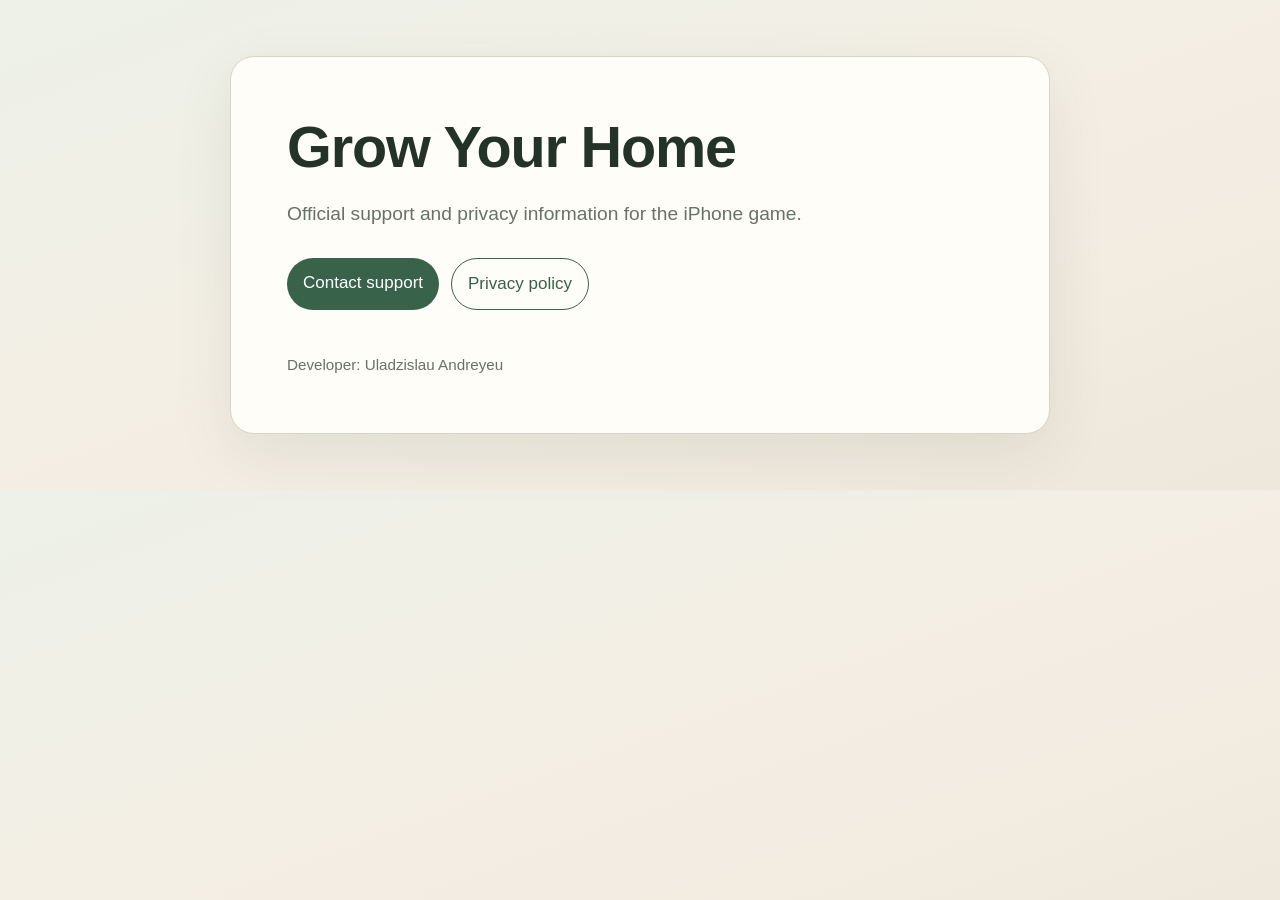
<file: index.html>
<!doctype html>
<html lang="en">
<head>
  <meta charset="utf-8">
  <meta name="viewport" content="width=device-width, initial-scale=1">
  <meta name="description" content="Official support and privacy information for Grow Your Home.">
  <title>Grow Your Home — Support</title>
  <link rel="stylesheet" href="/styles.css">
</head>
<body>
  <main>
    <h1>Grow Your Home</h1>
    <p class="lead">Official support and privacy information for the iPhone game.</p>
    <div class="actions">
      <a class="button" href="mailto:support@playgrowyourhome.com">Contact support</a>
      <a class="button secondary" href="/privacy/">Privacy policy</a>
    </div>
    <footer>Developer: Uladzislau Andreyeu</footer>
  </main>
</body>
</html>
</file>
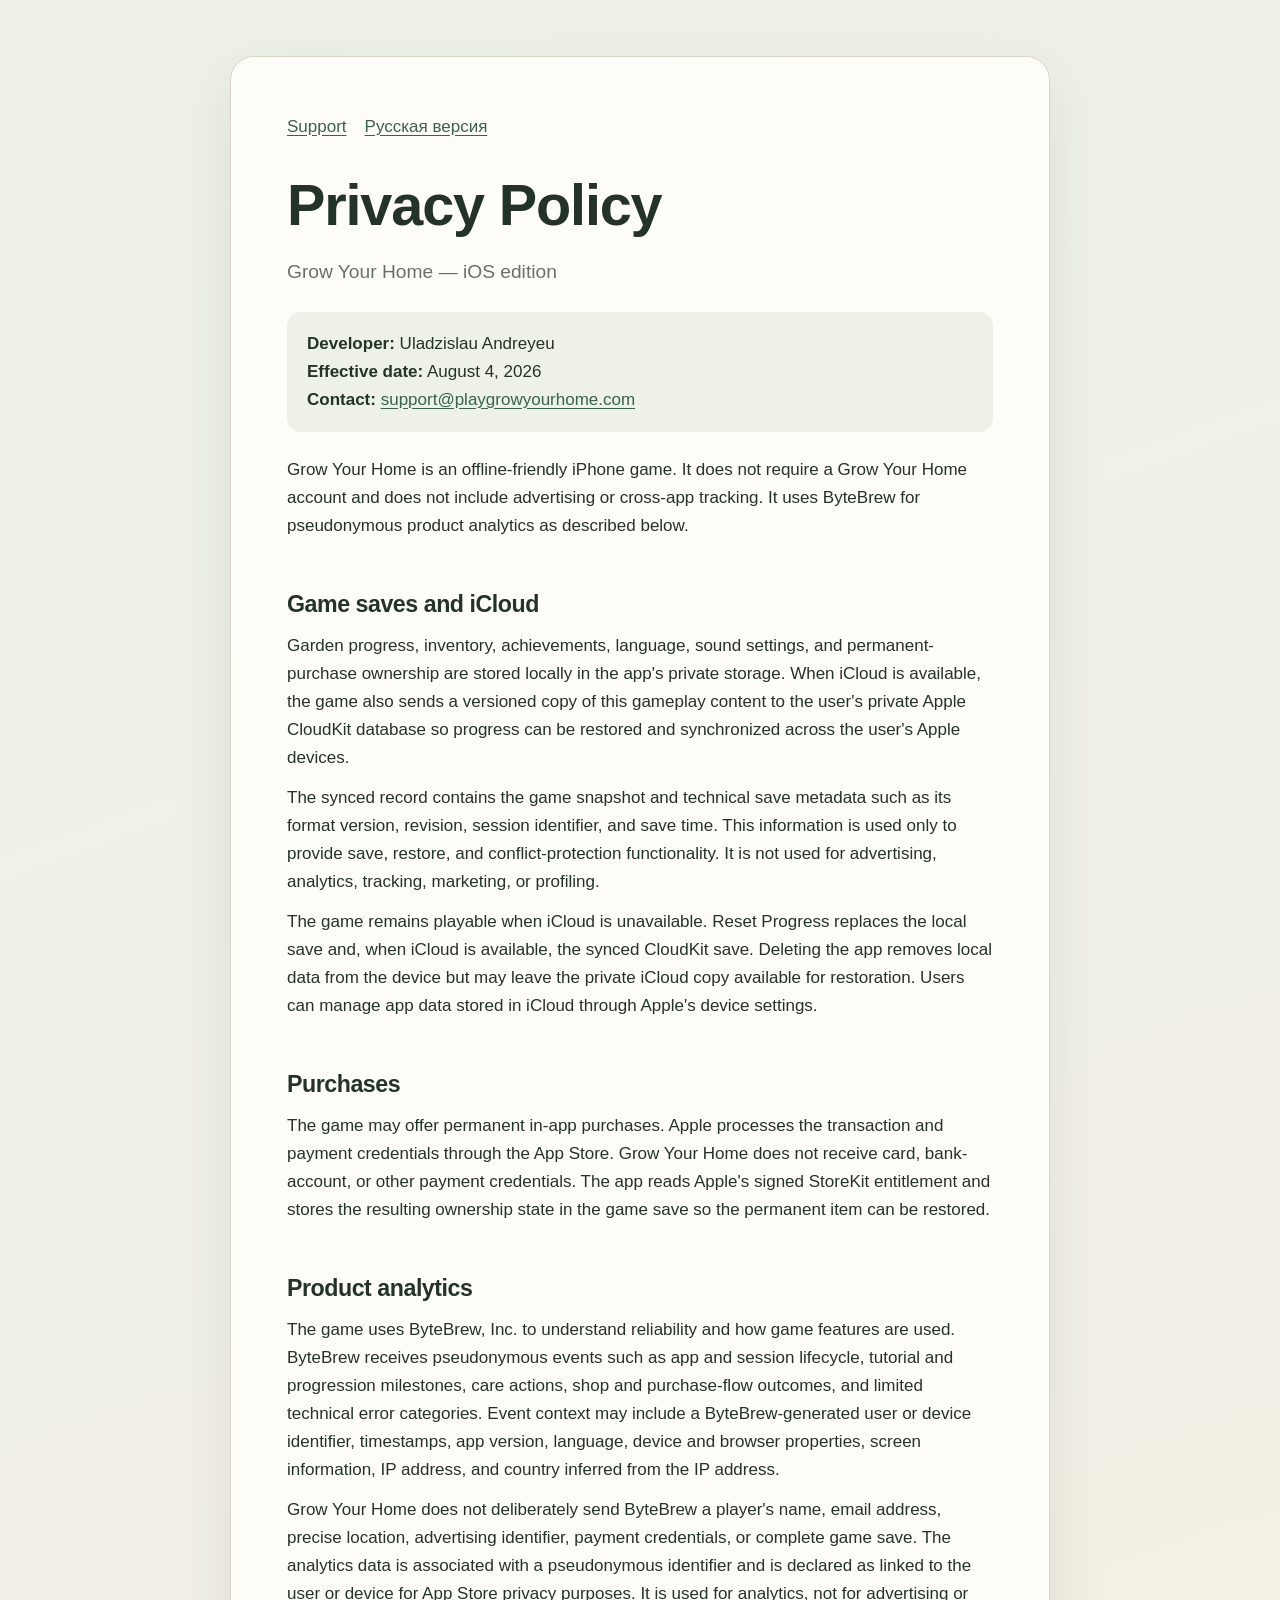
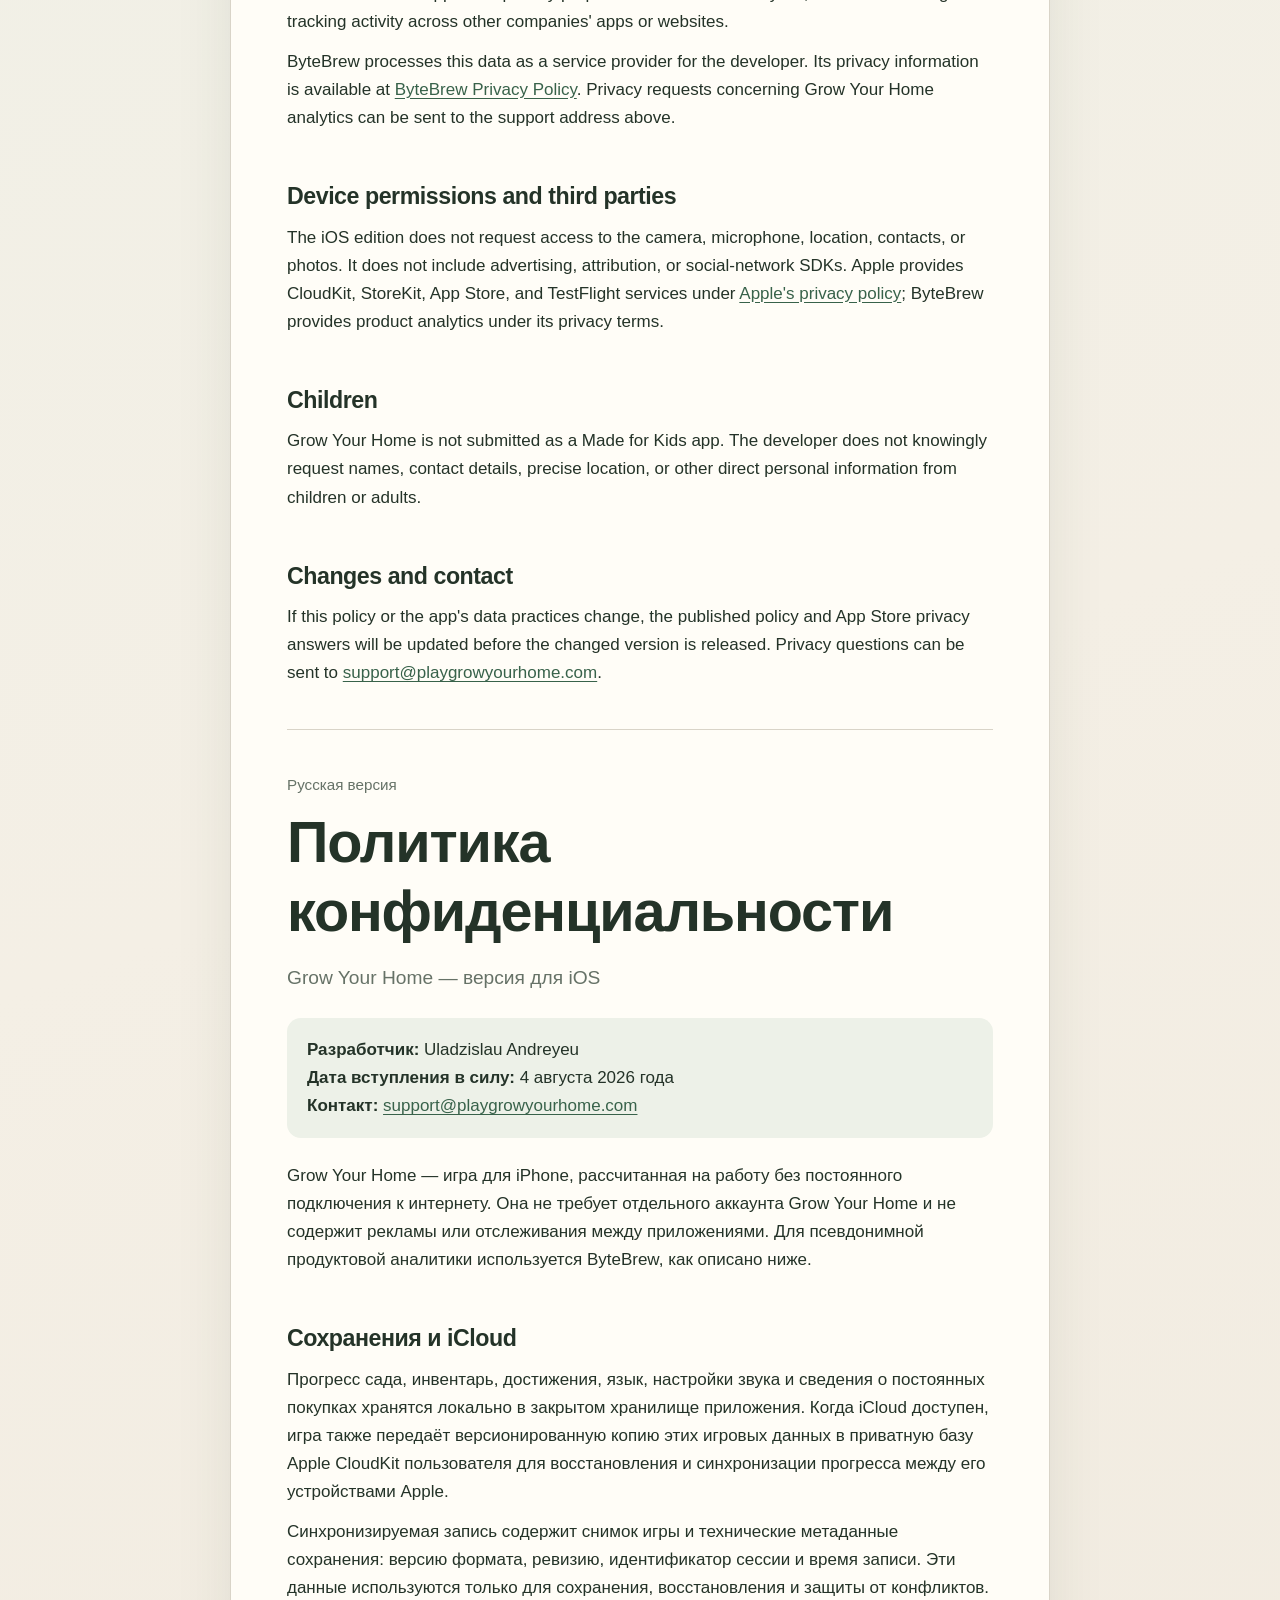
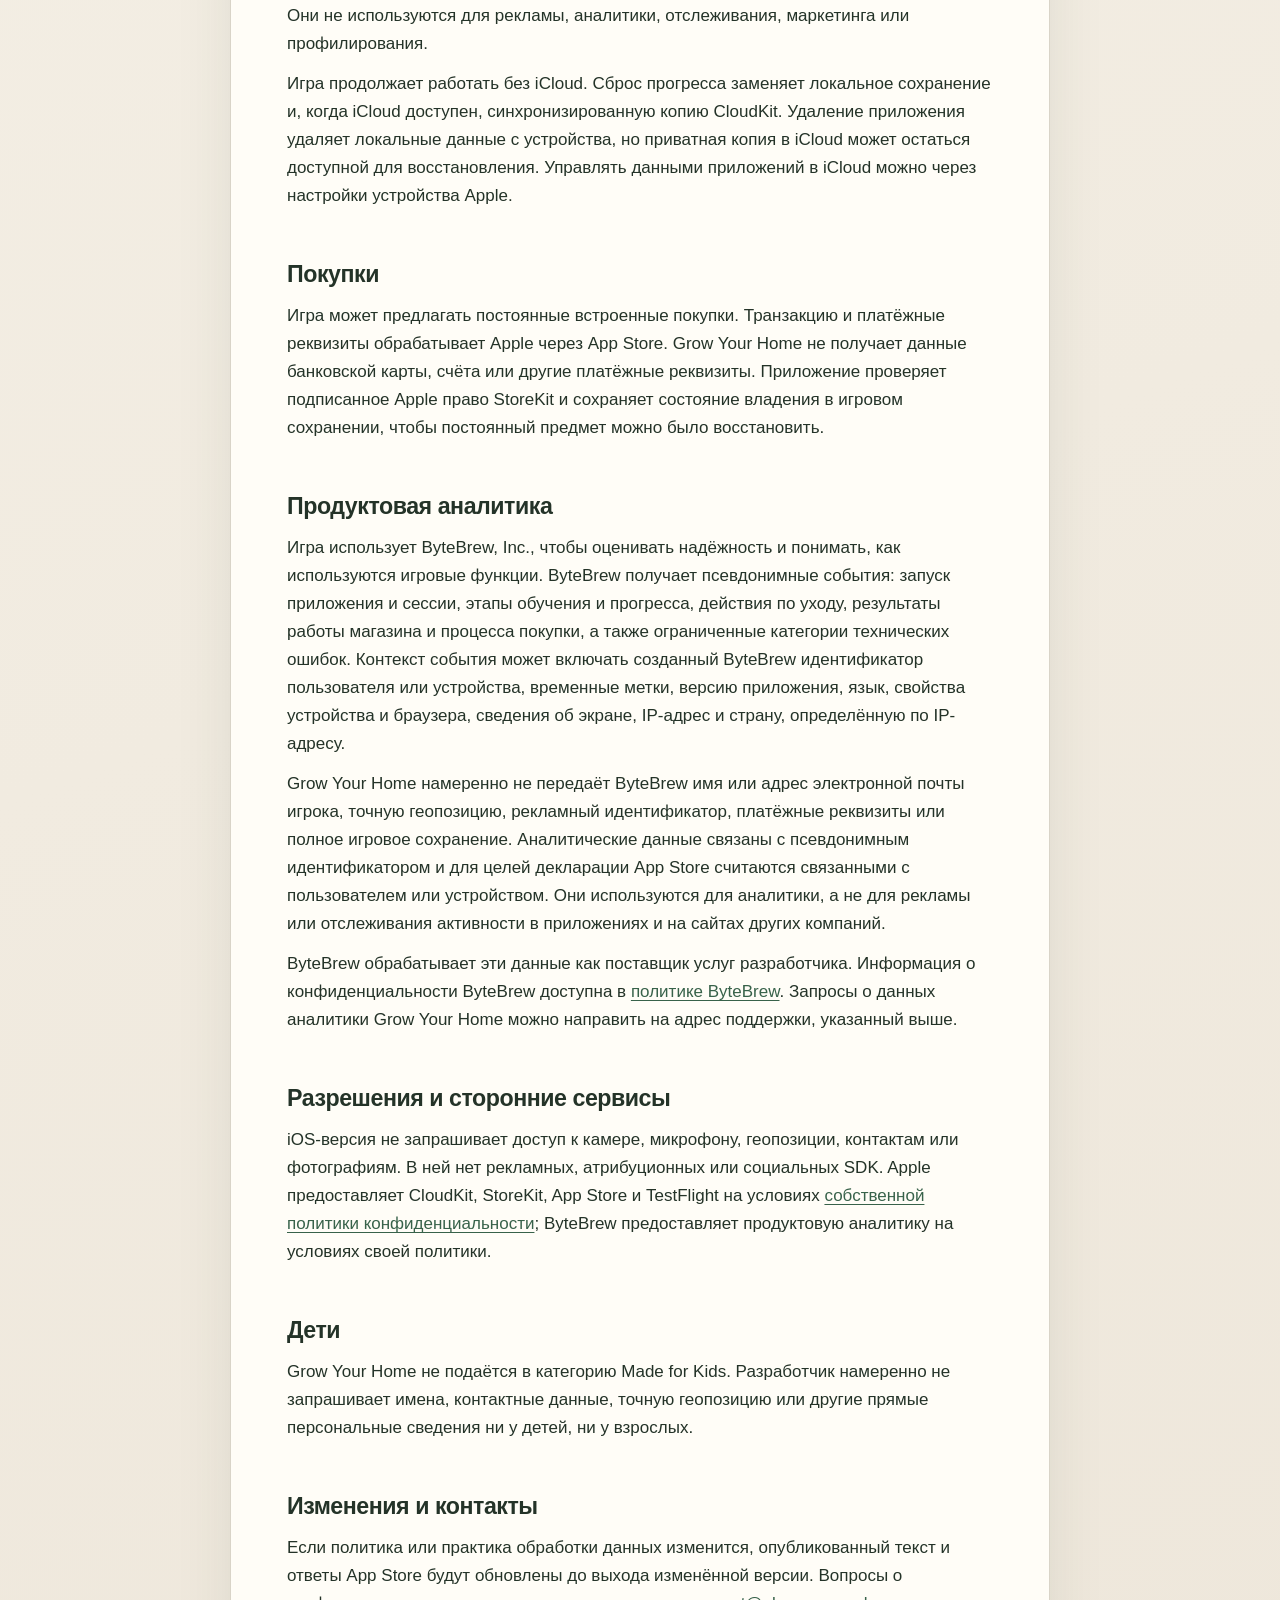
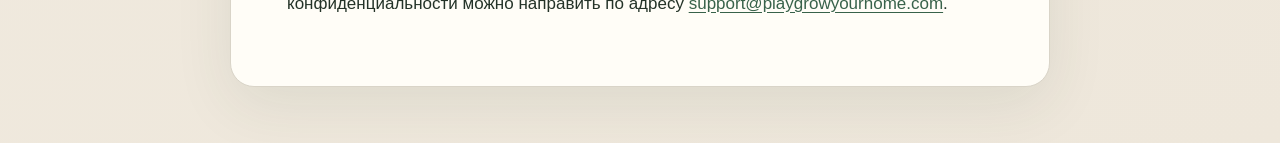
<file: privacy/index.html>
<!doctype html>
<html lang="en">
<head>
  <meta charset="utf-8">
  <meta name="viewport" content="width=device-width, initial-scale=1">
  <meta name="description" content="Privacy Policy for the iOS edition of Grow Your Home.">
  <title>Privacy Policy — Grow Your Home</title>
  <link rel="stylesheet" href="/styles.css">
</head>
<body>
<main>
  <nav><a href="/">Support</a><a href="#russian">Русская версия</a></nav>

  <h1>Privacy Policy</h1>
  <p class="lead">Grow Your Home — iOS edition</p>
  <div class="meta">
    <strong>Developer:</strong> Uladzislau Andreyeu<br>
    <strong>Effective date:</strong> August 4, 2026<br>
    <strong>Contact:</strong> <a href="mailto:support@playgrowyourhome.com">support@playgrowyourhome.com</a>
  </div>

  <p>Grow Your Home is an offline-friendly iPhone game. It does not require a Grow Your Home account and does not include advertising or cross-app tracking. It uses ByteBrew for pseudonymous product analytics as described below.</p>

  <h2>Game saves and iCloud</h2>
  <p>Garden progress, inventory, achievements, language, sound settings, and permanent-purchase ownership are stored locally in the app's private storage. When iCloud is available, the game also sends a versioned copy of this gameplay content to the user's private Apple CloudKit database so progress can be restored and synchronized across the user's Apple devices.</p>
  <p>The synced record contains the game snapshot and technical save metadata such as its format version, revision, session identifier, and save time. This information is used only to provide save, restore, and conflict-protection functionality. It is not used for advertising, analytics, tracking, marketing, or profiling.</p>
  <p>The game remains playable when iCloud is unavailable. Reset Progress replaces the local save and, when iCloud is available, the synced CloudKit save. Deleting the app removes local data from the device but may leave the private iCloud copy available for restoration. Users can manage app data stored in iCloud through Apple's device settings.</p>

  <h2>Purchases</h2>
  <p>The game may offer permanent in-app purchases. Apple processes the transaction and payment credentials through the App Store. Grow Your Home does not receive card, bank-account, or other payment credentials. The app reads Apple's signed StoreKit entitlement and stores the resulting ownership state in the game save so the permanent item can be restored.</p>

  <h2>Product analytics</h2>
  <p>The game uses ByteBrew, Inc. to understand reliability and how game features are used. ByteBrew receives pseudonymous events such as app and session lifecycle, tutorial and progression milestones, care actions, shop and purchase-flow outcomes, and limited technical error categories. Event context may include a ByteBrew-generated user or device identifier, timestamps, app version, language, device and browser properties, screen information, IP address, and country inferred from the IP address.</p>
  <p>Grow Your Home does not deliberately send ByteBrew a player's name, email address, precise location, advertising identifier, payment credentials, or complete game save. The analytics data is associated with a pseudonymous identifier and is declared as linked to the user or device for App Store privacy purposes. It is used for analytics, not for advertising or tracking activity across other companies' apps or websites.</p>
  <p>ByteBrew processes this data as a service provider for the developer. Its privacy information is available at <a href="https://docs.bytebrew.io/BBSettings/privacypolicy">ByteBrew Privacy Policy</a>. Privacy requests concerning Grow Your Home analytics can be sent to the support address above.</p>

  <h2>Device permissions and third parties</h2>
  <p>The iOS edition does not request access to the camera, microphone, location, contacts, or photos. It does not include advertising, attribution, or social-network SDKs. Apple provides CloudKit, StoreKit, App Store, and TestFlight services under <a href="https://www.apple.com/legal/privacy/">Apple's privacy policy</a>; ByteBrew provides product analytics under its privacy terms.</p>

  <h2>Children</h2>
  <p>Grow Your Home is not submitted as a Made for Kids app. The developer does not knowingly request names, contact details, precise location, or other direct personal information from children or adults.</p>

  <h2>Changes and contact</h2>
  <p>If this policy or the app's data practices change, the published policy and App Store privacy answers will be updated before the changed version is released. Privacy questions can be sent to <a href="mailto:support@playgrowyourhome.com">support@playgrowyourhome.com</a>.</p>

  <hr>

  <section id="russian" lang="ru">
    <p class="lang">Русская версия</p>
    <h1>Политика конфиденциальности</h1>
    <p class="lead">Grow Your Home — версия для iOS</p>
    <div class="meta">
      <strong>Разработчик:</strong> Uladzislau Andreyeu<br>
      <strong>Дата вступления в силу:</strong> 4 августа 2026 года<br>
      <strong>Контакт:</strong> <a href="mailto:support@playgrowyourhome.com">support@playgrowyourhome.com</a>
    </div>

    <p>Grow Your Home — игра для iPhone, рассчитанная на работу без постоянного подключения к интернету. Она не требует отдельного аккаунта Grow Your Home и не содержит рекламы или отслеживания между приложениями. Для псевдонимной продуктовой аналитики используется ByteBrew, как описано ниже.</p>

    <h2>Сохранения и iCloud</h2>
    <p>Прогресс сада, инвентарь, достижения, язык, настройки звука и сведения о постоянных покупках хранятся локально в закрытом хранилище приложения. Когда iCloud доступен, игра также передаёт версионированную копию этих игровых данных в приватную базу Apple CloudKit пользователя для восстановления и синхронизации прогресса между его устройствами Apple.</p>
    <p>Синхронизируемая запись содержит снимок игры и технические метаданные сохранения: версию формата, ревизию, идентификатор сессии и время записи. Эти данные используются только для сохранения, восстановления и защиты от конфликтов. Они не используются для рекламы, аналитики, отслеживания, маркетинга или профилирования.</p>
    <p>Игра продолжает работать без iCloud. Сброс прогресса заменяет локальное сохранение и, когда iCloud доступен, синхронизированную копию CloudKit. Удаление приложения удаляет локальные данные с устройства, но приватная копия в iCloud может остаться доступной для восстановления. Управлять данными приложений в iCloud можно через настройки устройства Apple.</p>

    <h2>Покупки</h2>
    <p>Игра может предлагать постоянные встроенные покупки. Транзакцию и платёжные реквизиты обрабатывает Apple через App Store. Grow Your Home не получает данные банковской карты, счёта или другие платёжные реквизиты. Приложение проверяет подписанное Apple право StoreKit и сохраняет состояние владения в игровом сохранении, чтобы постоянный предмет можно было восстановить.</p>

    <h2>Продуктовая аналитика</h2>
    <p>Игра использует ByteBrew, Inc., чтобы оценивать надёжность и понимать, как используются игровые функции. ByteBrew получает псевдонимные события: запуск приложения и сессии, этапы обучения и прогресса, действия по уходу, результаты работы магазина и процесса покупки, а также ограниченные категории технических ошибок. Контекст события может включать созданный ByteBrew идентификатор пользователя или устройства, временные метки, версию приложения, язык, свойства устройства и браузера, сведения об экране, IP-адрес и страну, определённую по IP-адресу.</p>
    <p>Grow Your Home намеренно не передаёт ByteBrew имя или адрес электронной почты игрока, точную геопозицию, рекламный идентификатор, платёжные реквизиты или полное игровое сохранение. Аналитические данные связаны с псевдонимным идентификатором и для целей декларации App Store считаются связанными с пользователем или устройством. Они используются для аналитики, а не для рекламы или отслеживания активности в приложениях и на сайтах других компаний.</p>
    <p>ByteBrew обрабатывает эти данные как поставщик услуг разработчика. Информация о конфиденциальности ByteBrew доступна в <a href="https://docs.bytebrew.io/BBSettings/privacypolicy">политике ByteBrew</a>. Запросы о данных аналитики Grow Your Home можно направить на адрес поддержки, указанный выше.</p>

    <h2>Разрешения и сторонние сервисы</h2>
    <p>iOS-версия не запрашивает доступ к камере, микрофону, геопозиции, контактам или фотографиям. В ней нет рекламных, атрибуционных или социальных SDK. Apple предоставляет CloudKit, StoreKit, App Store и TestFlight на условиях <a href="https://www.apple.com/legal/privacy/">собственной политики конфиденциальности</a>; ByteBrew предоставляет продуктовую аналитику на условиях своей политики.</p>

    <h2>Дети</h2>
    <p>Grow Your Home не подаётся в категорию Made for Kids. Разработчик намеренно не запрашивает имена, контактные данные, точную геопозицию или другие прямые персональные сведения ни у детей, ни у взрослых.</p>

    <h2>Изменения и контакты</h2>
    <p>Если политика или практика обработки данных изменится, опубликованный текст и ответы App Store будут обновлены до выхода изменённой версии. Вопросы о конфиденциальности можно направить по адресу <a href="mailto:support@playgrowyourhome.com">support@playgrowyourhome.com</a>.</p>
  </section>
</main>
</body>
</html>
</file>
<file: styles.css>
:root {
  color-scheme: light;
  --bg: #f4efe5;
  --card: #fffdf7;
  --ink: #243328;
  --muted: #667267;
  --accent: #38624a;
  --line: #d9d4c8;
}

* { box-sizing: border-box; }

body {
  margin: 0;
  background: linear-gradient(160deg, #edf1e8 0%, var(--bg) 48%, #eee7db 100%);
  color: var(--ink);
  font: 17px/1.65 -apple-system, BlinkMacSystemFont, "Segoe UI", sans-serif;
}

main {
  width: min(820px, calc(100% - 32px));
  margin: 56px auto;
  padding: clamp(24px, 5vw, 56px);
  background: var(--card);
  border: 1px solid var(--line);
  border-radius: 24px;
  box-shadow: 0 18px 60px rgba(47, 61, 48, .09);
}

h1, h2 { line-height: 1.2; letter-spacing: -.02em; }
h1 { margin: 0 0 16px; font-size: clamp(2rem, 7vw, 3.6rem); }
h2 { margin: 2.2em 0 .55em; font-size: 1.45rem; }
p { margin: .7em 0; }
a { color: var(--accent); text-underline-offset: 3px; }
.lead { max-width: 620px; color: var(--muted); font-size: 1.2rem; }
.meta { margin: 24px 0; padding: 18px 20px; background: #edf1e8; border-radius: 14px; }
.actions { display: flex; flex-wrap: wrap; gap: 12px; margin-top: 28px; }
.button { display: inline-block; padding: 11px 16px; color: #fff; background: var(--accent); border-radius: 999px; text-decoration: none; }
.button.secondary { color: var(--accent); background: transparent; border: 1px solid var(--accent); }
nav { margin-bottom: 30px; }
nav a { margin-right: 18px; }
hr { margin: 42px 0; border: 0; border-top: 1px solid var(--line); }
.lang, footer { color: var(--muted); font-size: .95rem; }
footer { margin-top: 42px; }

@media (max-width: 560px) {
  body { font-size: 16px; }
  main { margin: 16px auto; padding: 24px 20px; border-radius: 18px; }
}
</file>
